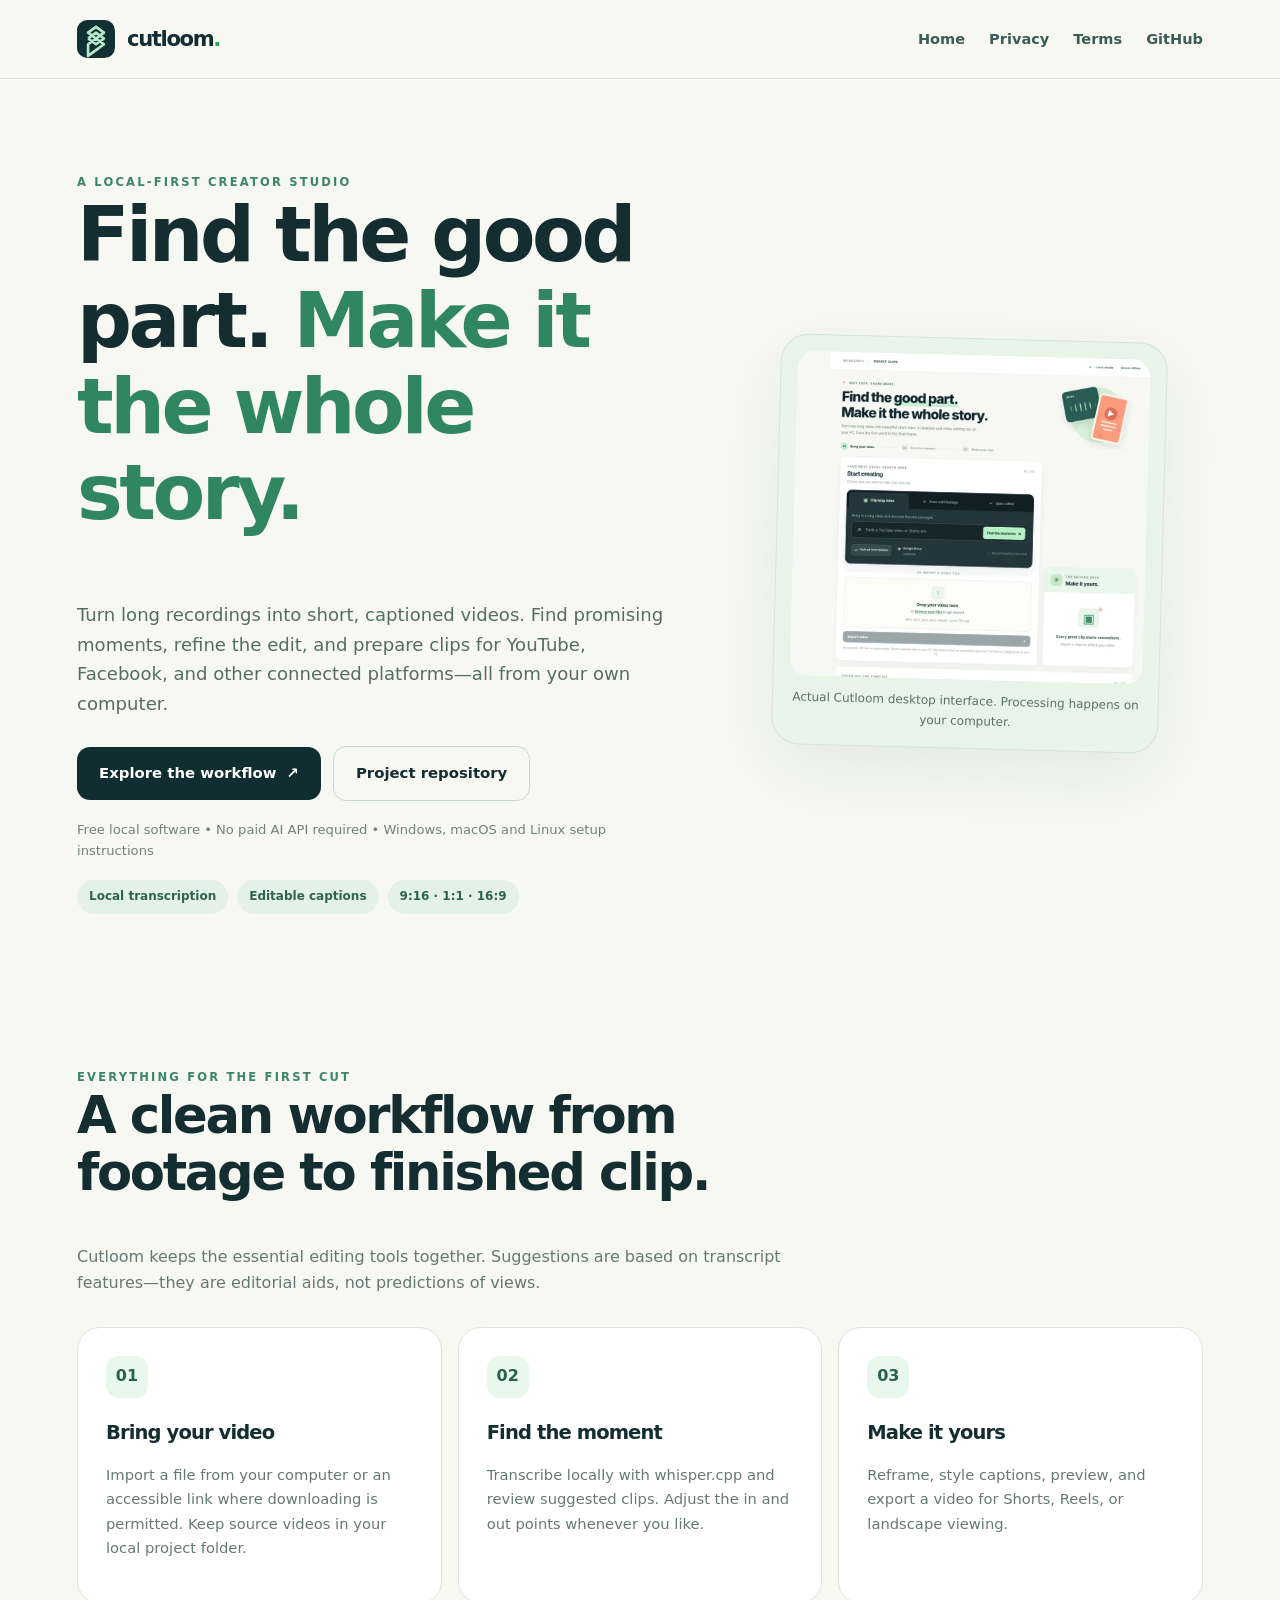
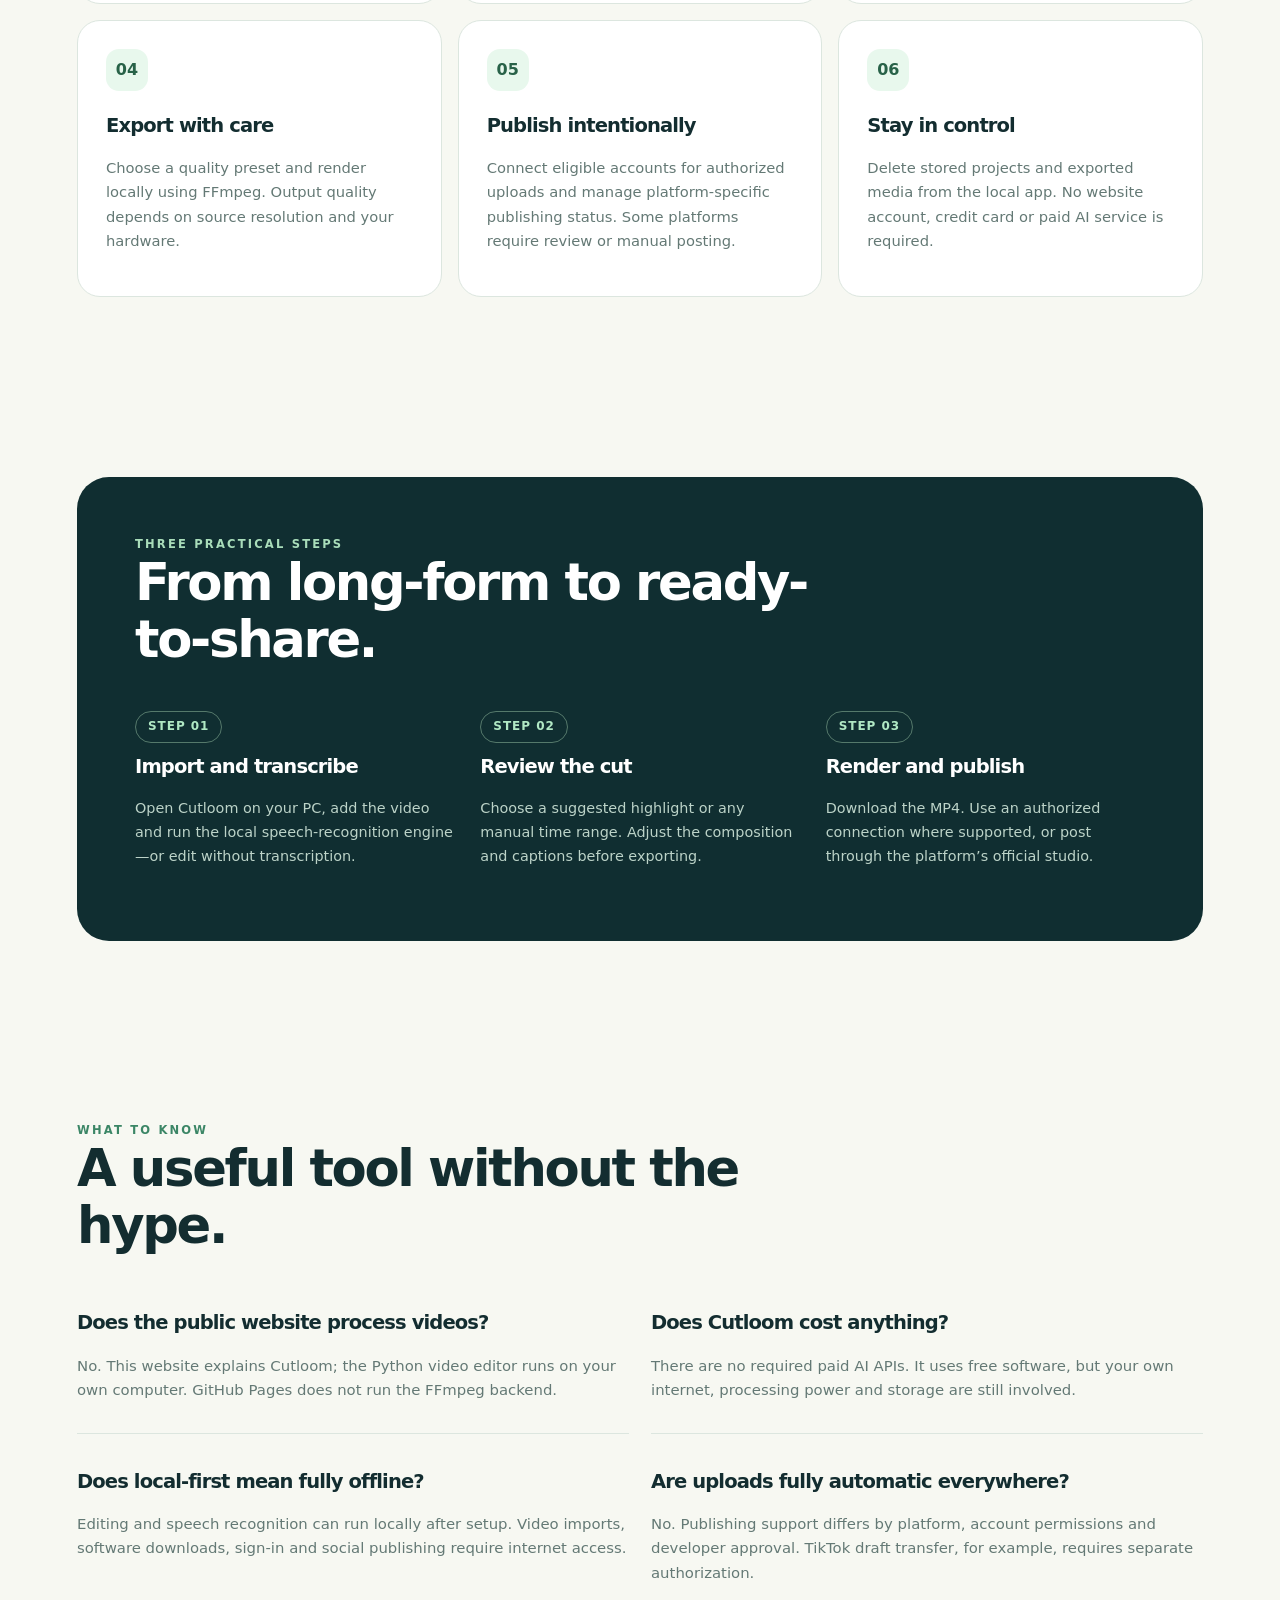
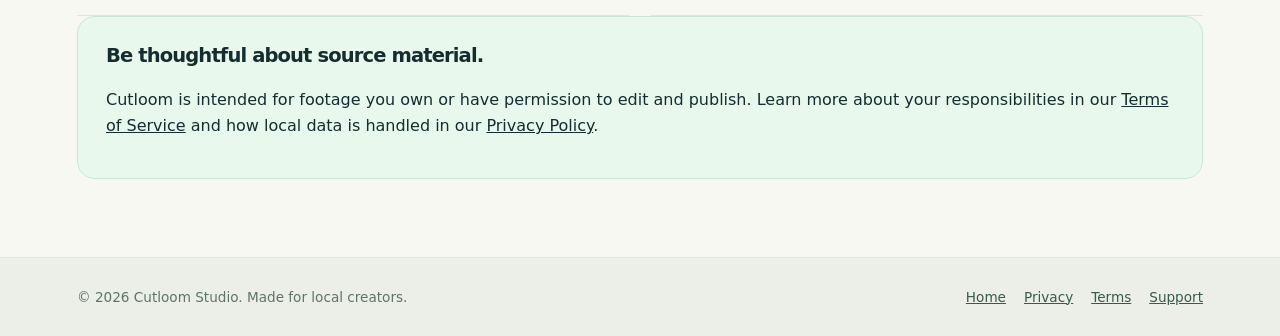
<file: index.html>
<!DOCTYPE html><html lang="en"><head><meta charset="utf-8"><meta name="viewport" content="width=device-width,initial-scale=1"><meta name="theme-color" content="#f7f8f2"><meta name="description" content="Cutloom is a free local-first video clipping and social publishing studio for creators."><link rel="icon" type="image/svg+xml" href="assets/logo.svg"><link rel="stylesheet" href="styles.css"><title>Cutloom — Local Video Studio</title></head><body><header><div class="wrap topnav"><a class="brand" href="./"><img src="assets/logo.svg" width="38" height="38" alt=""><span>cutloom<strong>.</strong></span></a><nav class="navlinks" aria-label="Main navigation"><a href="./" aria-current="page">Home</a><a href="privacy.html">Privacy</a><a href="terms.html">Terms</a><a href="https://github.com/sushant2077/cutloom" rel="noopener">GitHub</a></nav></div></header>
<main><section class="hero"><div class="wrap hero-grid"><div><div class="eyebrow">A local-first creator studio</div><h1>Find the good part. <em>Make it the whole story.</em></h1><p class="intro">Turn long recordings into short, captioned videos. Find promising moments, refine the edit, and prepare clips for YouTube, Facebook, and other connected platforms—all from your own computer.</p><div class="actions"><a class="button" href="#how-it-works">Explore the workflow <span aria-hidden="true">↗</span></a><a class="button ghost" href="https://github.com/sushant2077/cutloom">Project repository</a></div><p class="micro">Free local software • No paid AI API required • Windows, macOS and Linux setup instructions</p><div class="stats"><span class="stat">Local transcription</span><span class="stat">Editable captions</span><span class="stat">9:16 · 1:1 · 16:9</span></div></div><figure class="showcase"><img src="assets/studio-preview.webp" width="716" height="700" alt="Screenshot of the real Cutloom video import and editing dashboard" loading="eager"><figcaption>Actual Cutloom desktop interface. Processing happens on your computer.</figcaption></figure></div></section>
<section class="section" id="features"><div class="wrap"><div class="eyebrow">Everything for the first cut</div><h2>A clean workflow from footage to finished clip.</h2><p class="lead">Cutloom keeps the essential editing tools together. Suggestions are based on transcript features—they are editorial aids, not predictions of views.</p><div class="feature-grid"><article class="tile"><div class="ico" aria-hidden="true">01</div><h3>Bring your video</h3><p>Import a file from your computer or an accessible link where downloading is permitted. Keep source videos in your local project folder.</p></article><article class="tile"><div class="ico" aria-hidden="true">02</div><h3>Find the moment</h3><p>Transcribe locally with whisper.cpp and review suggested clips. Adjust the in and out points whenever you like.</p></article><article class="tile"><div class="ico" aria-hidden="true">03</div><h3>Make it yours</h3><p>Reframe, style captions, preview, and export a video for Shorts, Reels, or landscape viewing.</p></article><article class="tile"><div class="ico" aria-hidden="true">04</div><h3>Export with care</h3><p>Choose a quality preset and render locally using FFmpeg. Output quality depends on source resolution and your hardware.</p></article><article class="tile"><div class="ico" aria-hidden="true">05</div><h3>Publish intentionally</h3><p>Connect eligible accounts for authorized uploads and manage platform-specific publishing status. Some platforms require review or manual posting.</p></article><article class="tile"><div class="ico" aria-hidden="true">06</div><h3>Stay in control</h3><p>Delete stored projects and exported media from the local app. No website account, credit card or paid AI service is required.</p></article></div></div></section>
<section class="section" id="how-it-works"><div class="wrap"><div class="darkband"><div class="eyebrow" style="color:#a9ddba">Three practical steps</div><h2>From long-form to ready-to-share.</h2><div class="steps"><div class="step"><span class="stepnum">STEP 01</span><h3>Import and transcribe</h3><p>Open Cutloom on your PC, add the video and run the local speech-recognition engine—or edit without transcription.</p></div><div class="step"><span class="stepnum">STEP 02</span><h3>Review the cut</h3><p>Choose a suggested highlight or any manual time range. Adjust the composition and captions before exporting.</p></div><div class="step"><span class="stepnum">STEP 03</span><h3>Render and publish</h3><p>Download the MP4. Use an authorized connection where supported, or post through the platform’s official studio.</p></div></div></div></div></section>
<section class="section" id="questions"><div class="wrap"><div class="eyebrow">What to know</div><h2>A useful tool without the hype.</h2><div class="faq"><article><h3>Does the public website process videos?</h3><p>No. This website explains Cutloom; the Python video editor runs on your own computer. GitHub Pages does not run the FFmpeg backend.</p></article><article><h3>Does Cutloom cost anything?</h3><p>There are no required paid AI APIs. It uses free software, but your own internet, processing power and storage are still involved.</p></article><article><h3>Does local-first mean fully offline?</h3><p>Editing and speech recognition can run locally after setup. Video imports, software downloads, sign-in and social publishing require internet access.</p></article><article><h3>Are uploads fully automatic everywhere?</h3><p>No. Publishing support differs by platform, account permissions and developer approval. TikTok draft transfer, for example, requires separate authorization.</p></article></div><div class="callout"><h3>Be thoughtful about source material.</h3><p>Cutloom is intended for footage you own or have permission to edit and publish. Learn more about your responsibilities in our <a href="terms.html">Terms of Service</a> and how local data is handled in our <a href="privacy.html">Privacy Policy</a>.</p></div></div></section></main><footer class="footer"><div class="wrap"><span>© 2026 Cutloom Studio. Made for local creators.</span><nav class="footerlinks" aria-label="Footer navigation"><a href="./">Home</a><a href="privacy.html">Privacy</a><a href="terms.html">Terms</a><a href="https://github.com/sushant2077/cutloom/issues">Support</a></nav></div></footer></body></html>
</file>
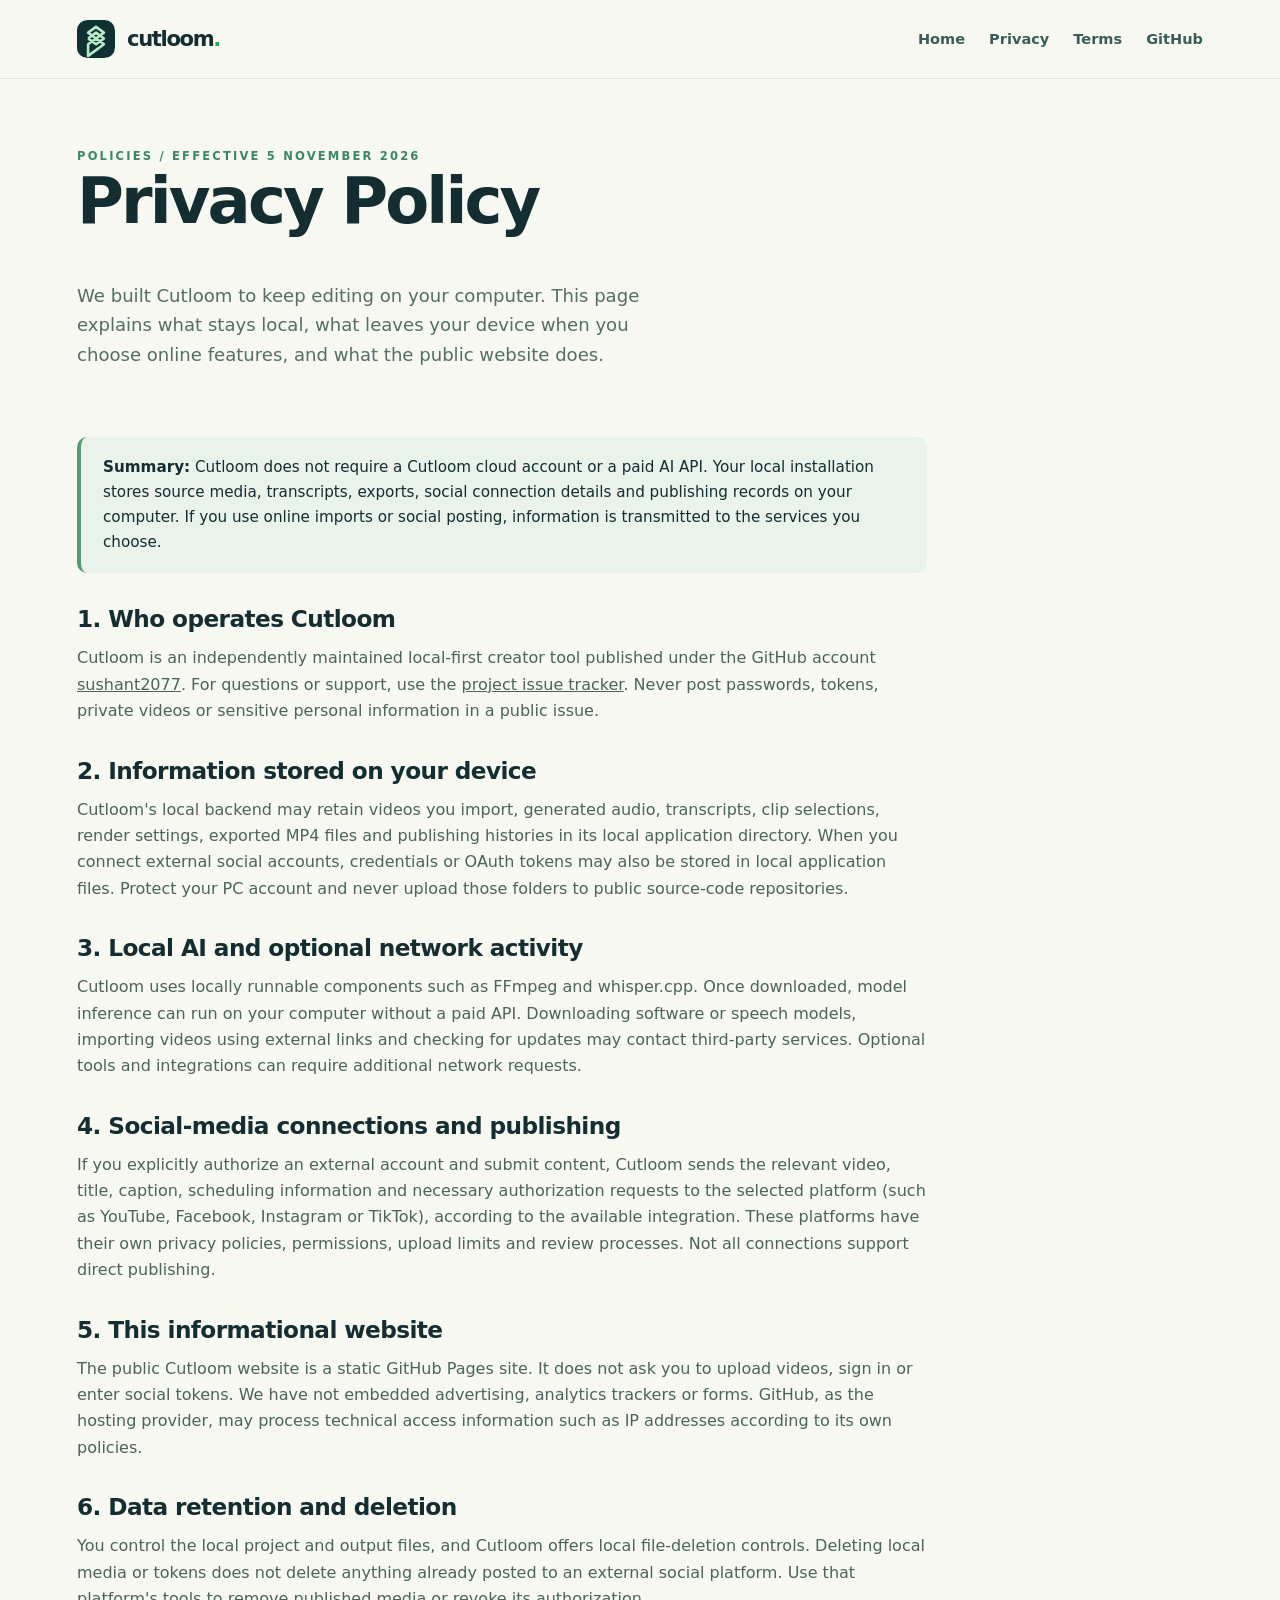
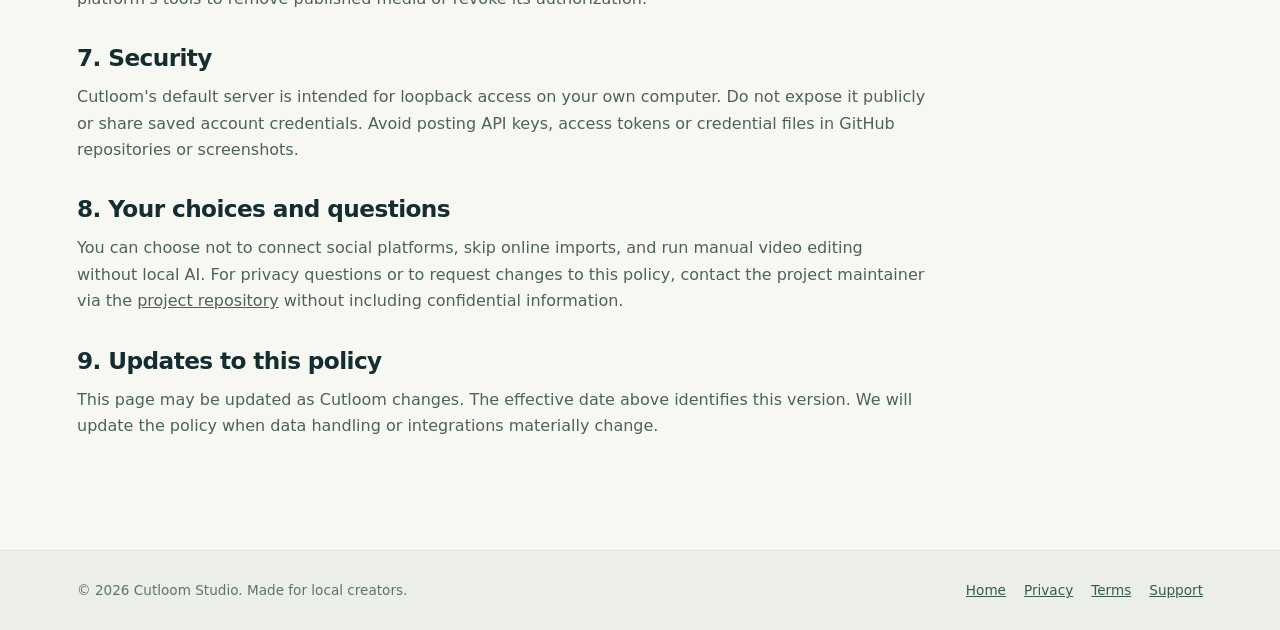
<file: privacy.html>
<!DOCTYPE html><html lang="en"><head><meta charset="utf-8"><meta name="viewport" content="width=device-width,initial-scale=1"><meta name="theme-color" content="#f7f8f2"><meta name="description" content="Cutloom is a free local-first video clipping and social publishing studio for creators."><link rel="icon" type="image/svg+xml" href="assets/logo.svg"><link rel="stylesheet" href="styles.css"><title>Privacy Policy | Cutloom</title></head><body><header><div class="wrap topnav"><a class="brand" href="./"><img src="assets/logo.svg" width="38" height="38" alt=""><span>cutloom<strong>.</strong></span></a><nav class="navlinks" aria-label="Main navigation"><a href="./">Home</a><a href="privacy.html" aria-current="page">Privacy</a><a href="terms.html">Terms</a><a href="https://github.com/sushant2077/cutloom" rel="noopener">GitHub</a></nav></div></header>
<main><div class="wrap"><div class="legalhead"><div class="eyebrow">Policies / effective 5 November 2026</div><h1>Privacy Policy</h1><p class="intro">We built Cutloom to keep editing on your computer. This page explains what stays local, what leaves your device when you choose online features, and what the public website does.</p></div><div class="legalcontent"><div class="note"><strong>Summary:</strong> Cutloom does not require a Cutloom cloud account or a paid AI API. Your local installation stores source media, transcripts, exports, social connection details and publishing records on your computer. If you use online imports or social posting, information is transmitted to the services you choose.</div>
<h2>1. Who operates Cutloom</h2><p>Cutloom is an independently maintained local-first creator tool published under the GitHub account <a href="https://github.com/sushant2077">sushant2077</a>. For questions or support, use the <a href="https://github.com/sushant2077/cutloom/issues">project issue tracker</a>. Never post passwords, tokens, private videos or sensitive personal information in a public issue.</p>
<h2>2. Information stored on your device</h2><p>Cutloom's local backend may retain videos you import, generated audio, transcripts, clip selections, render settings, exported MP4 files and publishing histories in its local application directory. When you connect external social accounts, credentials or OAuth tokens may also be stored in local application files. Protect your PC account and never upload those folders to public source-code repositories.</p>
<h2>3. Local AI and optional network activity</h2><p>Cutloom uses locally runnable components such as FFmpeg and whisper.cpp. Once downloaded, model inference can run on your computer without a paid API. Downloading software or speech models, importing videos using external links and checking for updates may contact third-party services. Optional tools and integrations can require additional network requests.</p>
<h2>4. Social-media connections and publishing</h2><p>If you explicitly authorize an external account and submit content, Cutloom sends the relevant video, title, caption, scheduling information and necessary authorization requests to the selected platform (such as YouTube, Facebook, Instagram or TikTok), according to the available integration. These platforms have their own privacy policies, permissions, upload limits and review processes. Not all connections support direct publishing.</p>
<h2>5. This informational website</h2><p>The public Cutloom website is a static GitHub Pages site. It does not ask you to upload videos, sign in or enter social tokens. We have not embedded advertising, analytics trackers or forms. GitHub, as the hosting provider, may process technical access information such as IP addresses according to its own policies.</p>
<h2>6. Data retention and deletion</h2><p>You control the local project and output files, and Cutloom offers local file-deletion controls. Deleting local media or tokens does not delete anything already posted to an external social platform. Use that platform's tools to remove published media or revoke its authorization.</p>
<h2>7. Security</h2><p>Cutloom's default server is intended for loopback access on your own computer. Do not expose it publicly or share saved account credentials. Avoid posting API keys, access tokens or credential files in GitHub repositories or screenshots.</p>
<h2>8. Your choices and questions</h2><p>You can choose not to connect social platforms, skip online imports, and run manual video editing without local AI. For privacy questions or to request changes to this policy, contact the project maintainer via the <a href="https://github.com/sushant2077/cutloom/issues">project repository</a> without including confidential information.</p>
<h2>9. Updates to this policy</h2><p>This page may be updated as Cutloom changes. The effective date above identifies this version. We will update the policy when data handling or integrations materially change.</p></div></div></main><footer class="footer"><div class="wrap"><span>© 2026 Cutloom Studio. Made for local creators.</span><nav class="footerlinks" aria-label="Footer navigation"><a href="./">Home</a><a href="privacy.html">Privacy</a><a href="terms.html">Terms</a><a href="https://github.com/sushant2077/cutloom/issues">Support</a></nav></div></footer></body></html>
</file>
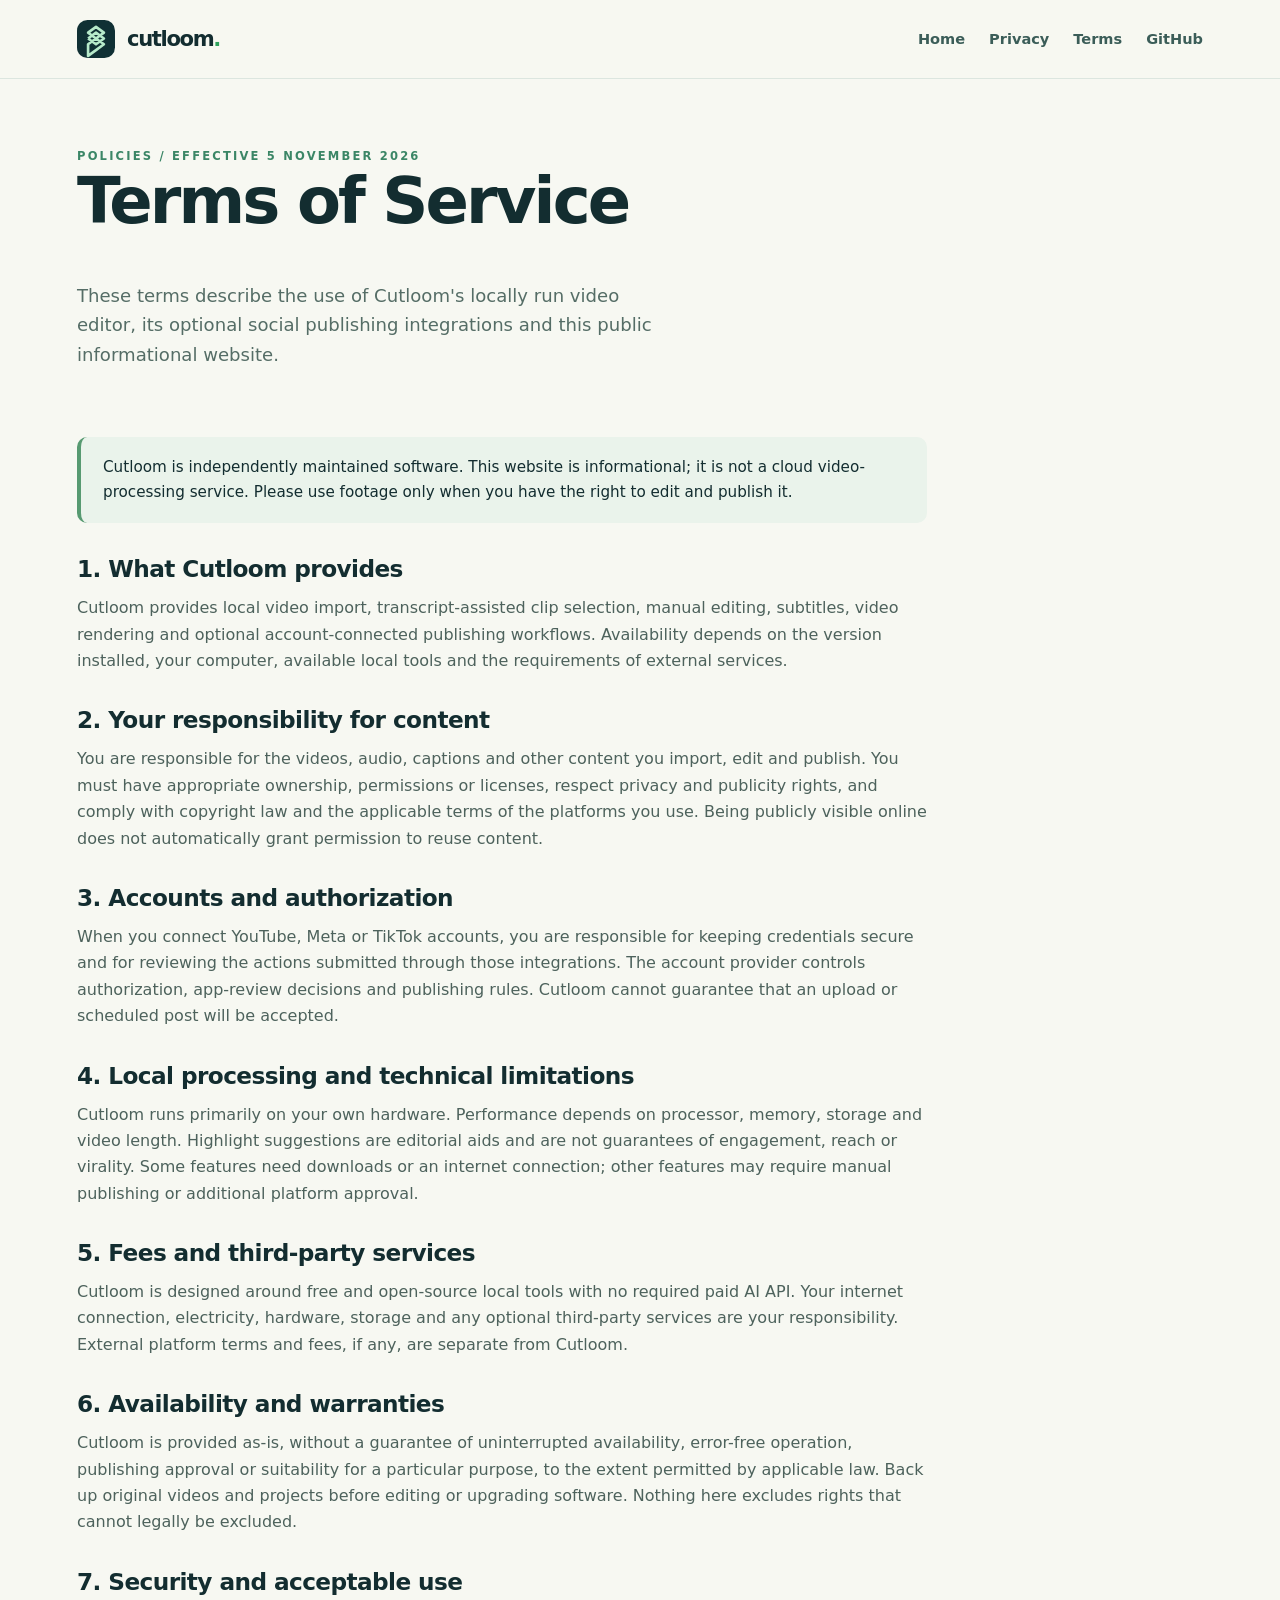
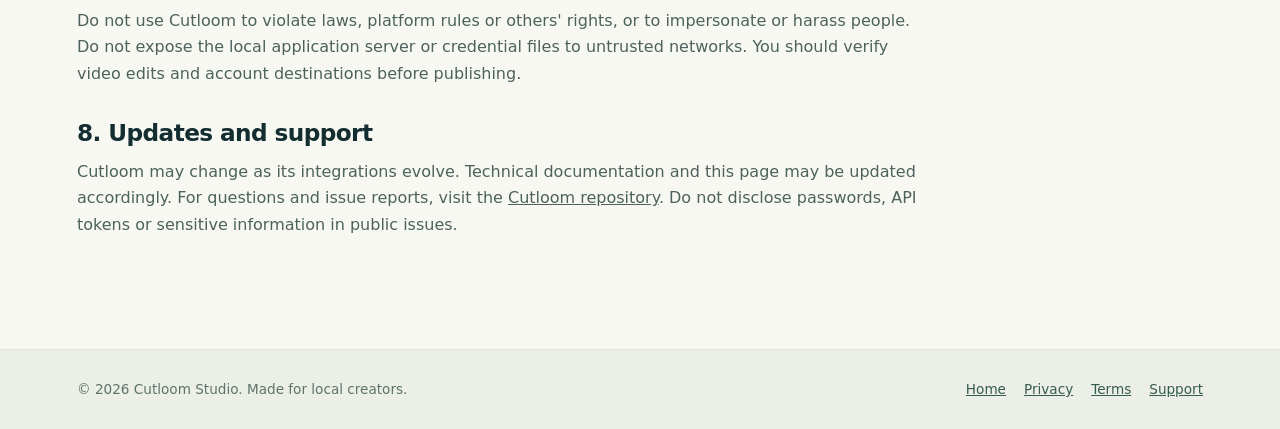
<file: terms.html>
<!DOCTYPE html><html lang="en"><head><meta charset="utf-8"><meta name="viewport" content="width=device-width,initial-scale=1"><meta name="theme-color" content="#f7f8f2"><meta name="description" content="Cutloom is a free local-first video clipping and social publishing studio for creators."><link rel="icon" type="image/svg+xml" href="assets/logo.svg"><link rel="stylesheet" href="styles.css"><title>Terms of Service | Cutloom</title></head><body><header><div class="wrap topnav"><a class="brand" href="./"><img src="assets/logo.svg" width="38" height="38" alt=""><span>cutloom<strong>.</strong></span></a><nav class="navlinks" aria-label="Main navigation"><a href="./">Home</a><a href="privacy.html">Privacy</a><a href="terms.html" aria-current="page">Terms</a><a href="https://github.com/sushant2077/cutloom" rel="noopener">GitHub</a></nav></div></header>
<main><div class="wrap"><div class="legalhead"><div class="eyebrow">Policies / effective 5 November 2026</div><h1>Terms of Service</h1><p class="intro">These terms describe the use of Cutloom's locally run video editor, its optional social publishing integrations and this public informational website.</p></div><div class="legalcontent"><div class="note">Cutloom is independently maintained software. This website is informational; it is not a cloud video-processing service. Please use footage only when you have the right to edit and publish it.</div>
<h2>1. What Cutloom provides</h2><p>Cutloom provides local video import, transcript-assisted clip selection, manual editing, subtitles, video rendering and optional account-connected publishing workflows. Availability depends on the version installed, your computer, available local tools and the requirements of external services.</p>
<h2>2. Your responsibility for content</h2><p>You are responsible for the videos, audio, captions and other content you import, edit and publish. You must have appropriate ownership, permissions or licenses, respect privacy and publicity rights, and comply with copyright law and the applicable terms of the platforms you use. Being publicly visible online does not automatically grant permission to reuse content.</p>
<h2>3. Accounts and authorization</h2><p>When you connect YouTube, Meta or TikTok accounts, you are responsible for keeping credentials secure and for reviewing the actions submitted through those integrations. The account provider controls authorization, app-review decisions and publishing rules. Cutloom cannot guarantee that an upload or scheduled post will be accepted.</p>
<h2>4. Local processing and technical limitations</h2><p>Cutloom runs primarily on your own hardware. Performance depends on processor, memory, storage and video length. Highlight suggestions are editorial aids and are not guarantees of engagement, reach or virality. Some features need downloads or an internet connection; other features may require manual publishing or additional platform approval.</p>
<h2>5. Fees and third-party services</h2><p>Cutloom is designed around free and open-source local tools with no required paid AI API. Your internet connection, electricity, hardware, storage and any optional third-party services are your responsibility. External platform terms and fees, if any, are separate from Cutloom.</p>
<h2>6. Availability and warranties</h2><p>Cutloom is provided as-is, without a guarantee of uninterrupted availability, error-free operation, publishing approval or suitability for a particular purpose, to the extent permitted by applicable law. Back up original videos and projects before editing or upgrading software. Nothing here excludes rights that cannot legally be excluded.</p>
<h2>7. Security and acceptable use</h2><p>Do not use Cutloom to violate laws, platform rules or others' rights, or to impersonate or harass people. Do not expose the local application server or credential files to untrusted networks. You should verify video edits and account destinations before publishing.</p>
<h2>8. Updates and support</h2><p>Cutloom may change as its integrations evolve. Technical documentation and this page may be updated accordingly. For questions and issue reports, visit the <a href="https://github.com/sushant2077/cutloom">Cutloom repository</a>. Do not disclose passwords, API tokens or sensitive information in public issues.</p></div></div></main><footer class="footer"><div class="wrap"><span>© 2026 Cutloom Studio. Made for local creators.</span><nav class="footerlinks" aria-label="Footer navigation"><a href="./">Home</a><a href="privacy.html">Privacy</a><a href="terms.html">Terms</a><a href="https://github.com/sushant2077/cutloom/issues">Support</a></nav></div></footer></body></html>
</file>
<file: styles.css>
:root{--ink:#132d30;--muted:#647975;--canvas:#f7f8f2;--surface:#fff;--mint:#b7edcc;--light:#e8f8ed;--orange:#ff9877;--line:#dce6df;--dark:#102e31;--radius:23px}
*{box-sizing:border-box}html{scroll-behavior:smooth}body{margin:0;background:var(--canvas);color:var(--ink);font-family:Inter,ui-sans-serif,system-ui,-apple-system,BlinkMacSystemFont,"Segoe UI",sans-serif;line-height:1.65}a{color:inherit}a:focus-visible,button:focus-visible{outline:3px solid #df7654;outline-offset:3px}img{max-width:100%;height:auto}p{margin-top:0}h1,h2,h3{line-height:1.12;letter-spacing:-.045em;margin-top:0}h1{font-size:clamp(2.55rem,6vw,5.2rem);max-width:780px}h2{font-size:clamp(2rem,4vw,3.3rem)}h3{font-size:1.22rem}small{font-size:.8rem}header{background:rgba(247,248,242,.96);border-bottom:1px solid var(--line)}.wrap{max-width:1190px;margin:0 auto;padding:0 32px}.topnav{display:flex;align-items:center;justify-content:space-between;gap:24px;padding-top:20px;padding-bottom:20px}.brand{display:inline-flex;align-items:center;gap:12px;text-decoration:none;font-size:1.32rem;font-weight:850;letter-spacing:-.065em}.brand img{width:38px;height:38px}.brand strong{color:#2fa35d}.navlinks{display:flex;gap:24px;flex-wrap:wrap}.navlinks a{text-decoration:none;color:#3b5d58;font-weight:680;font-size:.91rem}.navlinks a:hover{color:#137948}.eyebrow{color:#3b8666;text-transform:uppercase;letter-spacing:.19em;font-size:.72rem;font-weight:850}.hero{padding:94px 0 76px}.hero-grid{display:grid;grid-template-columns:1fr .77fr;gap:52px;align-items:center}.hero h1 em{font-style:normal;color:#2f865f}.intro{font-size:1.13rem;color:#556d66;max-width:600px}.actions{display:flex;gap:12px;align-items:center;flex-wrap:wrap;margin:27px 0 18px}.button{display:inline-flex;align-items:center;justify-content:center;text-decoration:none;gap:10px;background:var(--dark);color:white;padding:14px 22px;border-radius:13px;font-weight:750;font-size:.93rem}.button:hover{background:#235054}.button.ghost{color:var(--ink);background:transparent;border:1px solid #c9d8cf}.micro{color:#72827b;font-size:.82rem}.showcase{padding:16px;background:#e9f4e8;border:1px solid #d6e5d8;border-radius:28px;transform:rotate(1.5deg);box-shadow:0 24px 70px rgba(25,63,47,.08)}.showcase img{display:block;border-radius:18px;background:white}.showcase figcaption{font-size:.75rem;color:#5b7165;text-align:center;padding-top:12px}.stats{display:flex;flex-wrap:wrap;gap:9px;margin-top:18px}.stat{border-radius:99px;font-size:.75rem;padding:7px 12px;background:#e4f1e6;color:#2c654c;font-weight:750}.section{padding:78px 0}.section h2{max-width:730px}.section .lead{max-width:750px;color:var(--muted)}.feature-grid{display:grid;grid-template-columns:repeat(3,1fr);gap:16px;margin-top:30px}.tile{border-radius:var(--radius);background:white;border:1px solid var(--line);padding:28px;min-height:195px}.tile .ico{display:grid;place-items:center;width:42px;height:42px;font-weight:750;background:var(--light);border-radius:13px;color:#286248;margin-bottom:24px}.tile p{color:var(--muted);font-size:.92rem}.darkband{background:var(--dark);color:white;border-radius:32px;padding:58px;margin:24px 0}.darkband p{color:#bcd3c8}.steps{display:grid;grid-template-columns:repeat(3,1fr);gap:26px;margin-top:32px}.stepnum{color:#b0e8c4;border:1px solid #55796b;display:inline-flex;border-radius:99px;padding:5px 12px;margin-bottom:13px;font-size:.75rem;letter-spacing:.08em;font-weight:800}.step p{font-size:.9rem}.faq{display:grid;grid-template-columns:1fr 1fr;gap:22px;margin-top:30px}.faq article{border-bottom:1px solid var(--line);padding:15px 0}.faq p{font-size:.93rem;color:var(--muted)}.legalhead{padding:68px 0 25px;max-width:850px}.legalhead h1{font-size:clamp(2.4rem,5vw,4rem)}.legalcontent{padding-bottom:95px;max-width:850px}.legalcontent h2{font-size:1.45rem;letter-spacing:-.025em;margin:33px 0 13px}.legalcontent p,.legalcontent li{color:#4d625c}.legalcontent ul{padding-left:22px}.note{background:#eaf3eb;border-left:4px solid #579a71;padding:18px 22px;border-radius:10px;font-size:.95rem;margin:24px 0}.callout{padding:28px;background:var(--light);border:1px solid #c8e7d1;border-radius:18px}.callout p{margin-bottom:10px}.footer{background:#ebefe7;border-top:1px solid var(--line);padding:28px 0;color:#5e7468;font-size:.85rem}.footer .wrap{display:flex;gap:20px;justify-content:space-between;align-items:center;flex-wrap:wrap}.footer a{color:#365c4d}.footerlinks{display:flex;gap:18px;flex-wrap:wrap}
@media(max-width:830px){.hero-grid{grid-template-columns:1fr}.hero{padding:55px 0 35px}.showcase{max-width:620px}.feature-grid,.steps{grid-template-columns:1fr 1fr}.darkband{padding:36px}.navlinks{gap:14px}}
@media(max-width:560px){.wrap{padding:0 19px}.topnav{align-items:flex-start;flex-direction:column;gap:16px}.navlinks{gap:16px}.hero{padding:48px 0 28px}h1{font-size:2.68rem}.feature-grid,.steps,.faq{grid-template-columns:1fr}.section{padding:48px 0}.tile{min-height:unset}.darkband{margin:0;border-radius:22px;padding:30px}.showcase{transform:none}.legalhead{padding-top:44px}.button{width:100%}}
@media(prefers-reduced-motion:reduce){html{scroll-behavior:auto}}
</file>
